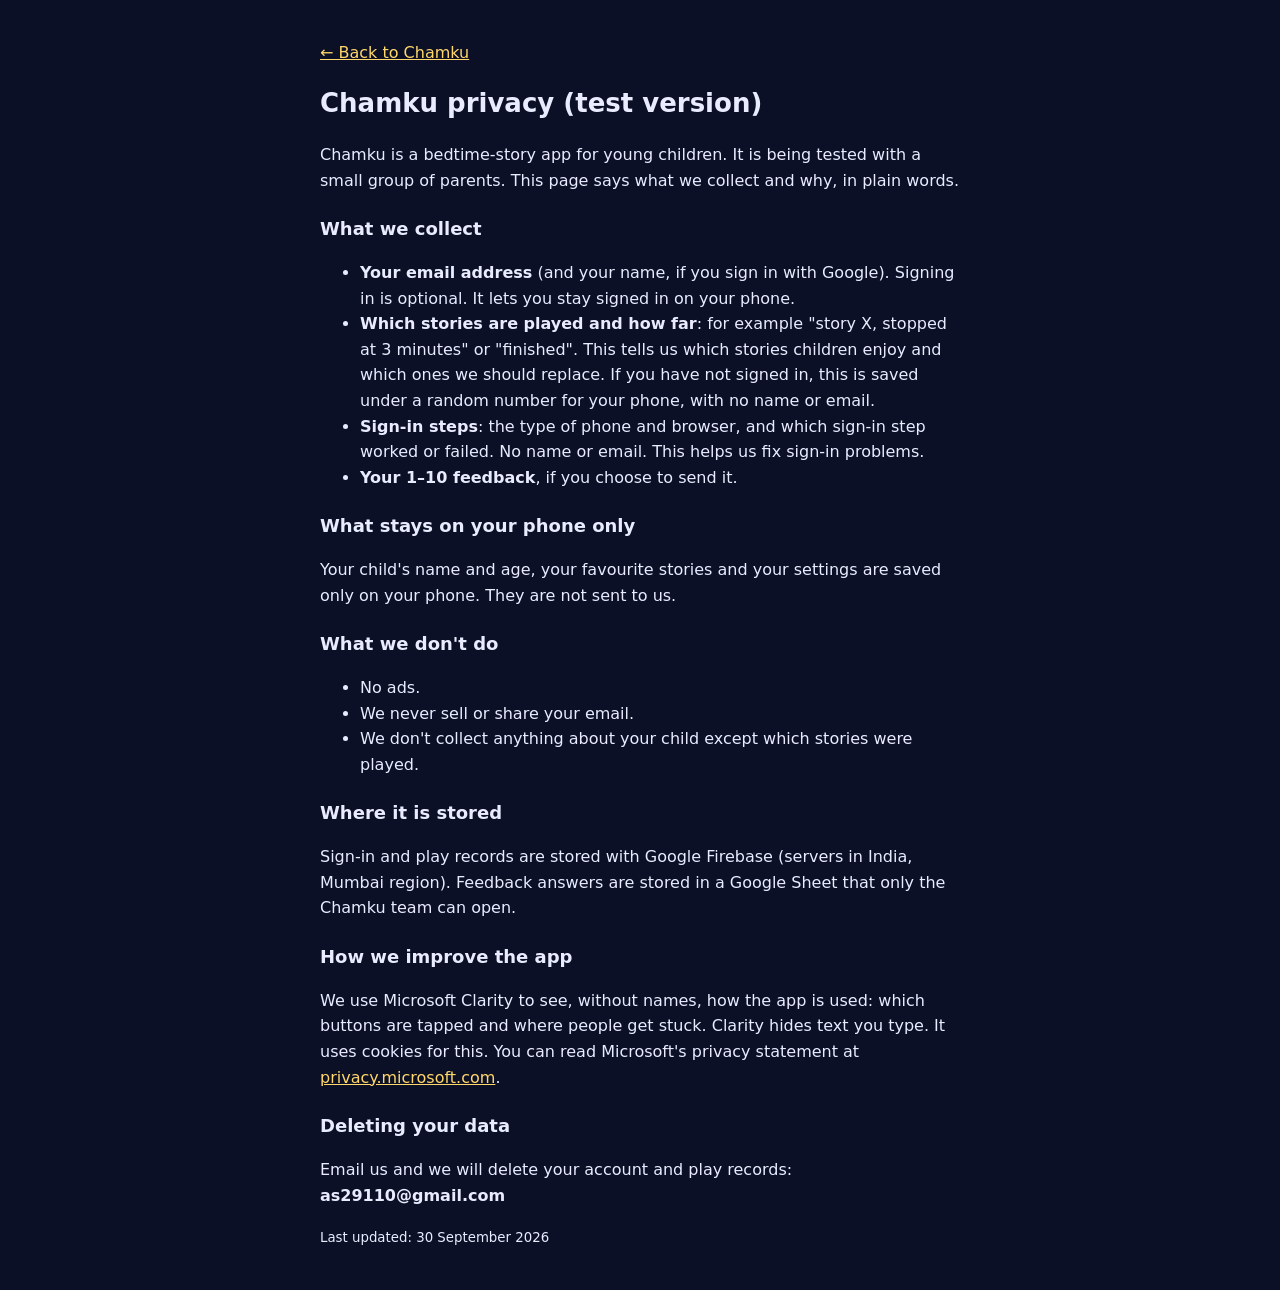
<file: privacy.html>
<!doctype html>
<html lang="en"><head><meta charset="utf-8"><meta name="viewport" content="width=device-width, initial-scale=1">
<title>Chamku privacy</title>
<style>body{background:#0b1026;color:#e9ecff;font-family:system-ui,-apple-system,Segoe UI,Roboto,sans-serif;line-height:1.6;margin:0;padding:24px 16px}main{max-width:640px;margin:0 auto}a{color:#ffd76a}h1{font-size:26px}h2{font-size:18px;margin-top:22px}</style>
</head><body><main>
<p><a href="./">← Back to Chamku</a></p>
<h1>Chamku privacy (test version)</h1>
<p>Chamku is a bedtime-story app for young children. It is being tested with a small group of parents. This page says what we collect and why, in plain words.</p>
<h2>What we collect</h2>
<ul>
<li><b>Your email address</b> (and your name, if you sign in with Google). Signing in is optional. It lets you stay signed in on your phone.</li>
<li><b>Which stories are played and how far</b>: for example "story X, stopped at 3 minutes" or "finished". This tells us which stories children enjoy and which ones we should replace. If you have not signed in, this is saved under a random number for your phone, with no name or email.</li>
<li><b>Sign-in steps</b>: the type of phone and browser, and which sign-in step worked or failed. No name or email. This helps us fix sign-in problems.</li>
<li><b>Your 1–10 feedback</b>, if you choose to send it.</li>
</ul>
<h2>What stays on your phone only</h2>
<p>Your child's name and age, your favourite stories and your settings are saved only on your phone. They are not sent to us.</p>
<h2>What we don't do</h2>
<ul><li>No ads.</li><li>We never sell or share your email.</li><li>We don't collect anything about your child except which stories were played.</li></ul>
<h2>Where it is stored</h2>
<p>Sign-in and play records are stored with Google Firebase (servers in India, Mumbai region). Feedback answers are stored in a Google Sheet that only the Chamku team can open.</p>
<h2>How we improve the app</h2>
<p>We use Microsoft Clarity to see, without names, how the app is used: which buttons are tapped and where people get stuck. Clarity hides text you type. It uses cookies for this. You can read Microsoft's privacy statement at <a href="https://privacy.microsoft.com/privacystatement">privacy.microsoft.com</a>.</p>
<h2>Deleting your data</h2>
<p>Email us and we will delete your account and play records: <b>as29110@gmail.com</b></p>
<p><small>Last updated: 30 September 2026</small></p>
</main></body></html>
</file>
